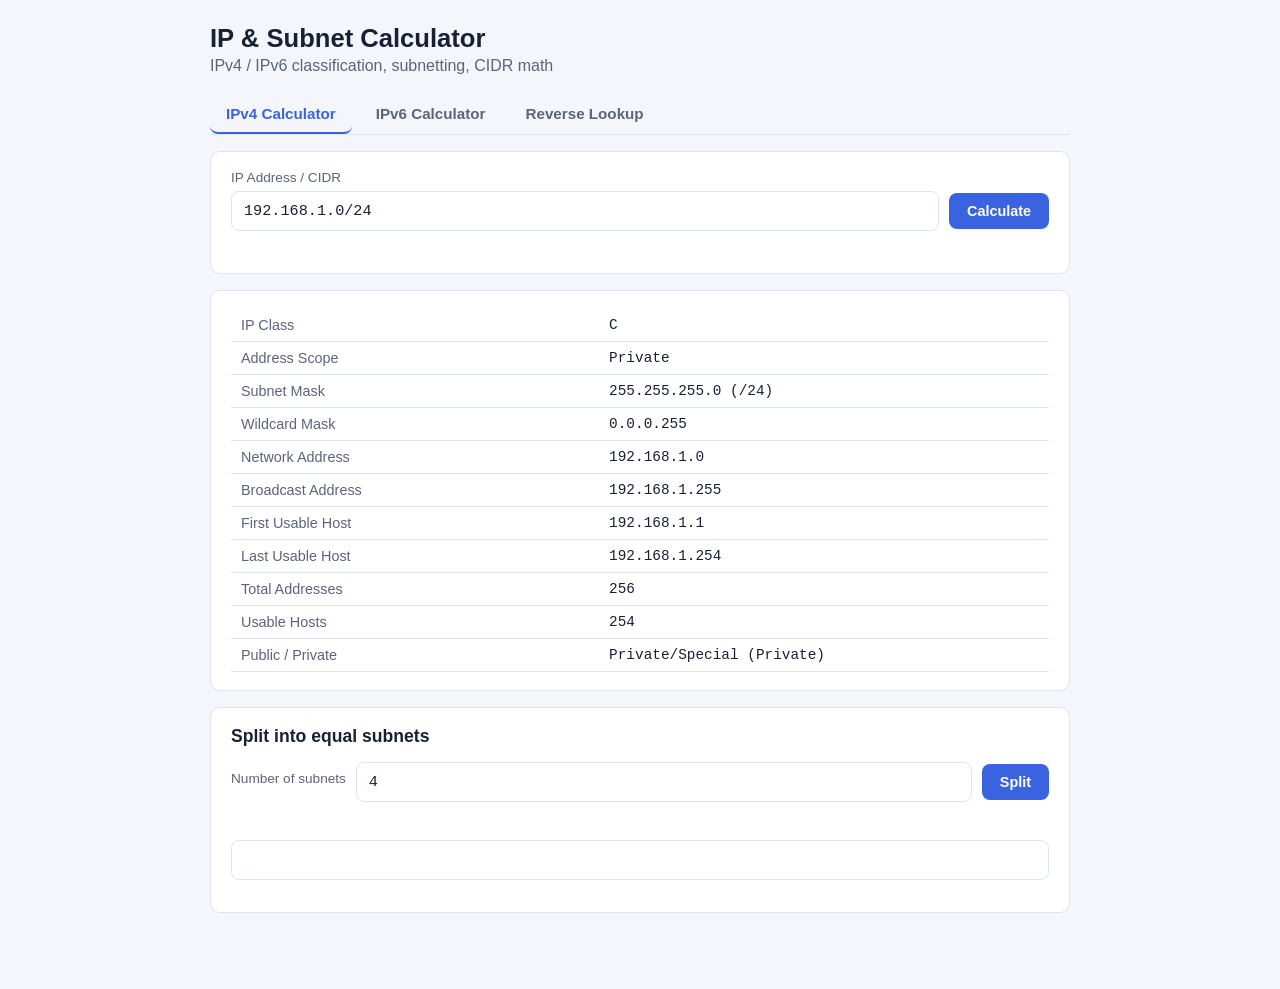
<file: index.html>
<!doctype html>
<html lang="en">
<head>
<meta charset="UTF-8">
<meta name="viewport" content="width=device-width, initial-scale=1.0">
<title>IP / CIDR Subnet Calculator</title>
<link rel="stylesheet" href="style.css">
</head>
<body>
<div class="app">
  <header>
    <h1>IP &amp; Subnet Calculator</h1>
    <p class="subtitle">IPv4 / IPv6 classification, subnetting, CIDR math</p>
  </header>

  <nav class="tabs">
    <button class="tab-btn active" data-tab="ipv4">IPv4 Calculator</button>
    <button class="tab-btn" data-tab="ipv6">IPv6 Calculator</button>
    <button class="tab-btn" data-tab="reverse">Reverse Lookup</button>
  </nav>

  <!-- IPv4 TAB -->
  <section id="ipv4" class="tab-panel active">
    <div class="card">
      <label for="ipv4-input">IP Address / CIDR</label>
      <div class="input-row">
        <input id="ipv4-input" type="text" placeholder="e.g. 192.168.1.0/24" value="192.168.1.0/24">
        <button id="ipv4-calc">Calculate</button>
      </div>
      <p class="error" id="ipv4-error"></p>
    </div>

    <div class="card" id="ipv4-results" hidden>
      <table class="results-table">
        <tbody>
          <tr><th>IP Class</th><td id="r-class"></td></tr>
          <tr><th>Address Scope</th><td id="r-scope"></td></tr>
          <tr><th>Subnet Mask</th><td id="r-mask"></td></tr>
          <tr><th>Wildcard Mask</th><td id="r-wildcard"></td></tr>
          <tr><th>Network Address</th><td id="r-network"></td></tr>
          <tr><th>Broadcast Address</th><td id="r-broadcast"></td></tr>
          <tr><th>First Usable Host</th><td id="r-first"></td></tr>
          <tr><th>Last Usable Host</th><td id="r-last"></td></tr>
          <tr><th>Total Addresses</th><td id="r-total"></td></tr>
          <tr><th>Usable Hosts</th><td id="r-usable"></td></tr>
          <tr><th>Public / Private</th><td id="r-public"></td></tr>
        </tbody>
      </table>
    </div>

    <div class="card" id="ipv4-split-card" hidden>
      <h2>Split into equal subnets</h2>
      <div class="input-row">
        <label for="split-n">Number of subnets</label>
        <input id="split-n" type="number" min="2" value="4">
        <button id="split-calc">Split</button>
      </div>
      <p class="error" id="split-error"></p>
      <div id="split-viz" class="viz-bar" hidden></div>
      <div class="table-scroll">
        <table class="results-table" id="split-table" hidden>
          <thead>
            <tr><th>#</th><th>CIDR</th><th>Network</th><th>Broadcast</th><th>Usable Range</th></tr>
          </thead>
          <tbody id="split-tbody"></tbody>
        </table>
      </div>
    </div>
  </section>

  <!-- IPv6 TAB -->
  <section id="ipv6" class="tab-panel">
    <div class="card">
      <label for="ipv6-input">IPv6 Address / Prefix</label>
      <div class="input-row">
        <input id="ipv6-input" type="text" placeholder="e.g. 2001:db8::/32" value="2001:db8::/32">
        <button id="ipv6-calc">Calculate</button>
      </div>
      <p class="error" id="ipv6-error"></p>
    </div>

    <div class="card" id="ipv6-results" hidden>
      <table class="results-table">
        <tbody>
          <tr><th>Address Scope</th><td id="r6-scope"></td></tr>
          <tr><th>Expanded Address</th><td id="r6-expanded"></td></tr>
          <tr><th>Compressed Address</th><td id="r6-compressed"></td></tr>
          <tr><th>Network (First Address)</th><td id="r6-network"></td></tr>
          <tr><th>Last Address</th><td id="r6-last"></td></tr>
          <tr><th>Prefix Length</th><td id="r6-prefix"></td></tr>
          <tr><th>Total Addresses</th><td id="r6-total"></td></tr>
        </tbody>
      </table>
    </div>
  </section>

  <!-- REVERSE TAB -->
  <section id="reverse" class="tab-panel">
    <div class="card">
      <p class="hint">Enter two IP addresses (both IPv4 or both IPv6) and find the smallest CIDR block that contains both.</p>
      <div class="input-row stacked">
        <label for="rev-ip1">First IP</label>
        <input id="rev-ip1" type="text" placeholder="e.g. 192.168.1.10" value="192.168.1.10">
      </div>
      <div class="input-row stacked">
        <label for="rev-ip2">Second IP</label>
        <input id="rev-ip2" type="text" placeholder="e.g. 192.168.1.200" value="192.168.1.200">
      </div>
      <div class="input-row">
        <button id="rev-calc">Find Smallest CIDR</button>
      </div>
      <p class="error" id="rev-error"></p>
    </div>

    <div class="card" id="rev-results" hidden>
      <table class="results-table">
        <tbody>
          <tr><th>Smallest Containing CIDR</th><td id="rev-cidr"></td></tr>
          <tr><th>Network Address</th><td id="rev-network"></td></tr>
          <tr><th>Total Addresses</th><td id="rev-total"></td></tr>
        </tbody>
      </table>
    </div>
  </section>
</div>

<script src="app.js"></script>
</body>
</html>
</file>
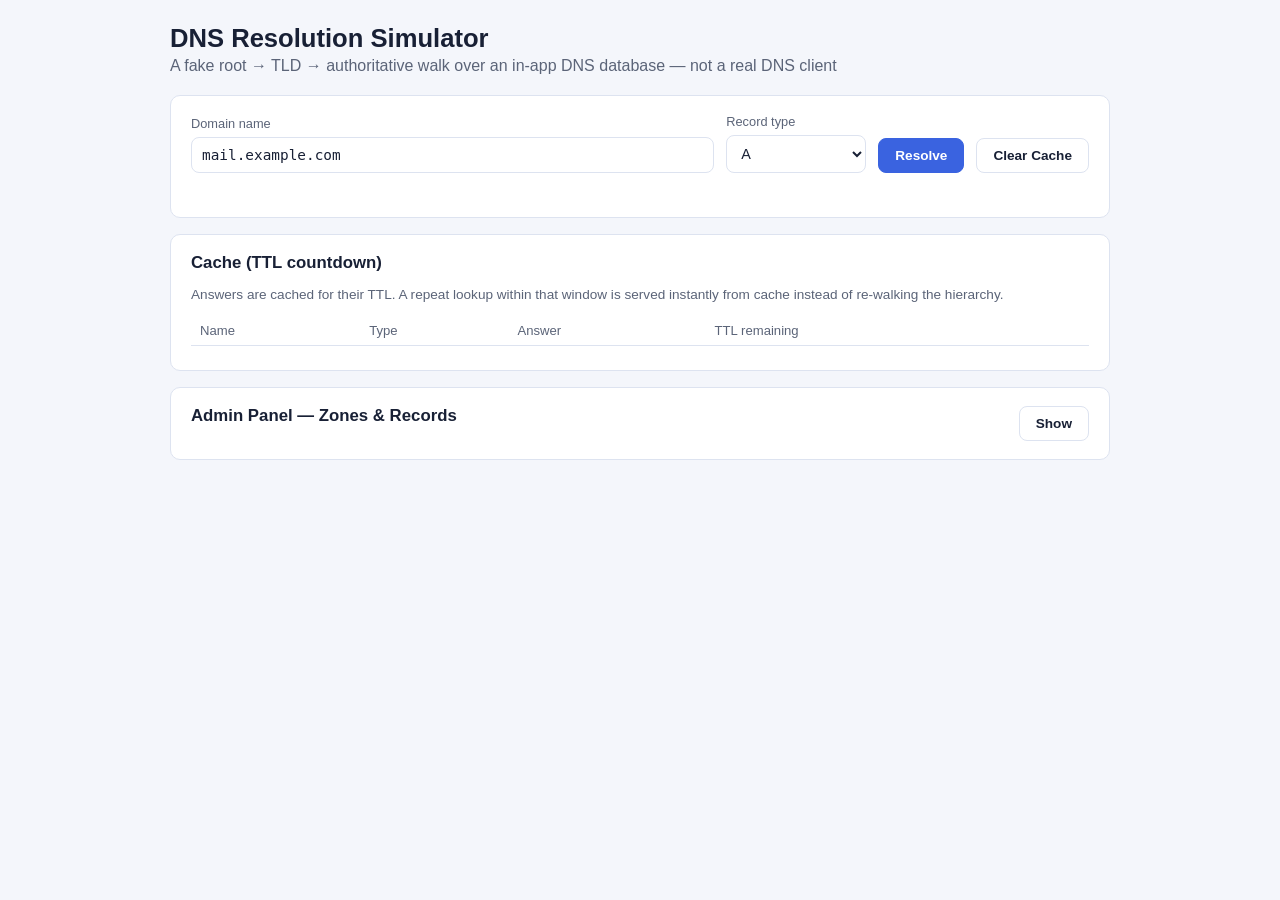
<file: dns-resolver-simulator/index.html>
<!doctype html>
<html lang="en">
<head>
<meta charset="UTF-8">
<meta name="viewport" content="width=device-width, initial-scale=1.0">
<title>DNS Resolution Simulator</title>
<link rel="stylesheet" href="style.css">
</head>
<body>
<div class="app">
  <header>
    <h1>DNS Resolution Simulator</h1>
    <p class="subtitle">A fake root &rarr; TLD &rarr; authoritative walk over an in-app DNS database &mdash; not a real DNS client</p>
  </header>

  <section class="card lookup">
    <div class="control-row">
      <div class="control-group grow">
        <label for="lookup-name">Domain name</label>
        <input id="lookup-name" type="text" value="mail.example.com" placeholder="e.g. mail.example.com">
      </div>
      <div class="control-group">
        <label for="lookup-type">Record type</label>
        <select id="lookup-type">
          <option value="A">A</option>
          <option value="MX">MX</option>
          <option value="CNAME">CNAME</option>
          <option value="TXT">TXT</option>
          <option value="NS">NS</option>
        </select>
      </div>
      <button id="btn-resolve" class="primary">Resolve</button>
      <button id="btn-clear-cache">Clear Cache</button>
    </div>
    <p class="error" id="lookup-error"></p>
  </section>

  <section class="card" id="path-card" hidden>
    <h2>Resolution Path</h2>
    <div class="hops" id="hops"></div>
    <div class="final-answer" id="final-answer" hidden></div>
  </section>

  <section class="card" id="trace-card" hidden>
    <h2>dig +trace style output <span class="badge">SIMULATED</span></h2>
    <pre class="trace-output" id="trace-output"></pre>
  </section>

  <section class="card">
    <h2>Cache (TTL countdown)</h2>
    <p class="hint">Answers are cached for their TTL. A repeat lookup within that window is served instantly from cache instead of re-walking the hierarchy.</p>
    <div class="table-scroll">
      <table class="results-table" id="cache-table">
        <thead><tr><th>Name</th><th>Type</th><th>Answer</th><th>TTL remaining</th><th></th></tr></thead>
        <tbody id="cache-tbody"></tbody>
      </table>
    </div>
  </section>

  <section class="card">
    <div class="admin-header">
      <h2>Admin Panel &mdash; Zones &amp; Records</h2>
      <button id="btn-toggle-admin">Show</button>
    </div>
    <div id="admin-body" hidden>
      <div class="admin-grid">
        <div class="admin-col">
          <h3>Zones</h3>
          <div class="table-scroll">
            <table class="results-table" id="zones-table">
              <thead><tr><th>Zone</th><th># records</th><th></th></tr></thead>
              <tbody id="zones-tbody"></tbody>
            </table>
          </div>

          <h3>Add zone</h3>
          <div class="control-row stacked">
            <label for="new-zone-name">New zone (fully qualified, e.g. net.)</label>
            <input id="new-zone-name" type="text" placeholder="e.g. net. or shop.example.com.">
          </div>
          <div class="control-row stacked">
            <label for="new-zone-parent">Delegating parent zone</label>
            <select id="new-zone-parent"></select>
          </div>
          <div class="control-row stacked">
            <label for="new-zone-ns">Delegated name server hostname</label>
            <input id="new-zone-ns" type="text" placeholder="e.g. ns1.example-dns.net.">
          </div>
          <div class="control-row stacked">
            <label for="new-zone-ttl">Delegation TTL (seconds)</label>
            <input id="new-zone-ttl" type="number" value="86400" min="1">
          </div>
          <button id="btn-add-zone">Create zone</button>
          <p class="error" id="zone-error"></p>
        </div>

        <div class="admin-col">
          <h3>Records</h3>
          <div class="control-row">
            <div class="control-group grow">
              <label for="record-zone-select">Zone</label>
              <select id="record-zone-select"></select>
            </div>
          </div>
          <div class="table-scroll">
            <table class="results-table" id="records-table">
              <thead><tr><th>Name</th><th>Type</th><th>Value</th><th>TTL</th><th></th></tr></thead>
              <tbody id="records-tbody"></tbody>
            </table>
          </div>

          <h3>Add record</h3>
          <div class="control-row">
            <div class="control-group grow">
              <label for="rec-name">Name (fully qualified)</label>
              <input id="rec-name" type="text" placeholder="e.g. mail.example.com.">
            </div>
            <div class="control-group">
              <label for="rec-type">Type</label>
              <select id="rec-type">
                <option value="A">A</option>
                <option value="NS">NS</option>
                <option value="MX">MX</option>
                <option value="CNAME">CNAME</option>
                <option value="TXT">TXT</option>
              </select>
            </div>
          </div>
          <div class="control-row">
            <div class="control-group grow">
              <label for="rec-value">Value</label>
              <input id="rec-value" type="text" placeholder="e.g. 93.184.216.35">
            </div>
            <div class="control-group">
              <label for="rec-ttl">TTL (seconds)</label>
              <input id="rec-ttl" type="number" value="300" min="1">
            </div>
          </div>
          <button id="btn-add-record">Add record</button>
          <p class="error" id="record-error"></p>
        </div>
      </div>

      <div class="control-row" style="margin-top: 16px;">
        <button id="btn-reset-db">Reset database to defaults</button>
      </div>
    </div>
  </section>
</div>

<script src="app.js"></script>
</body>
</html>
</file>
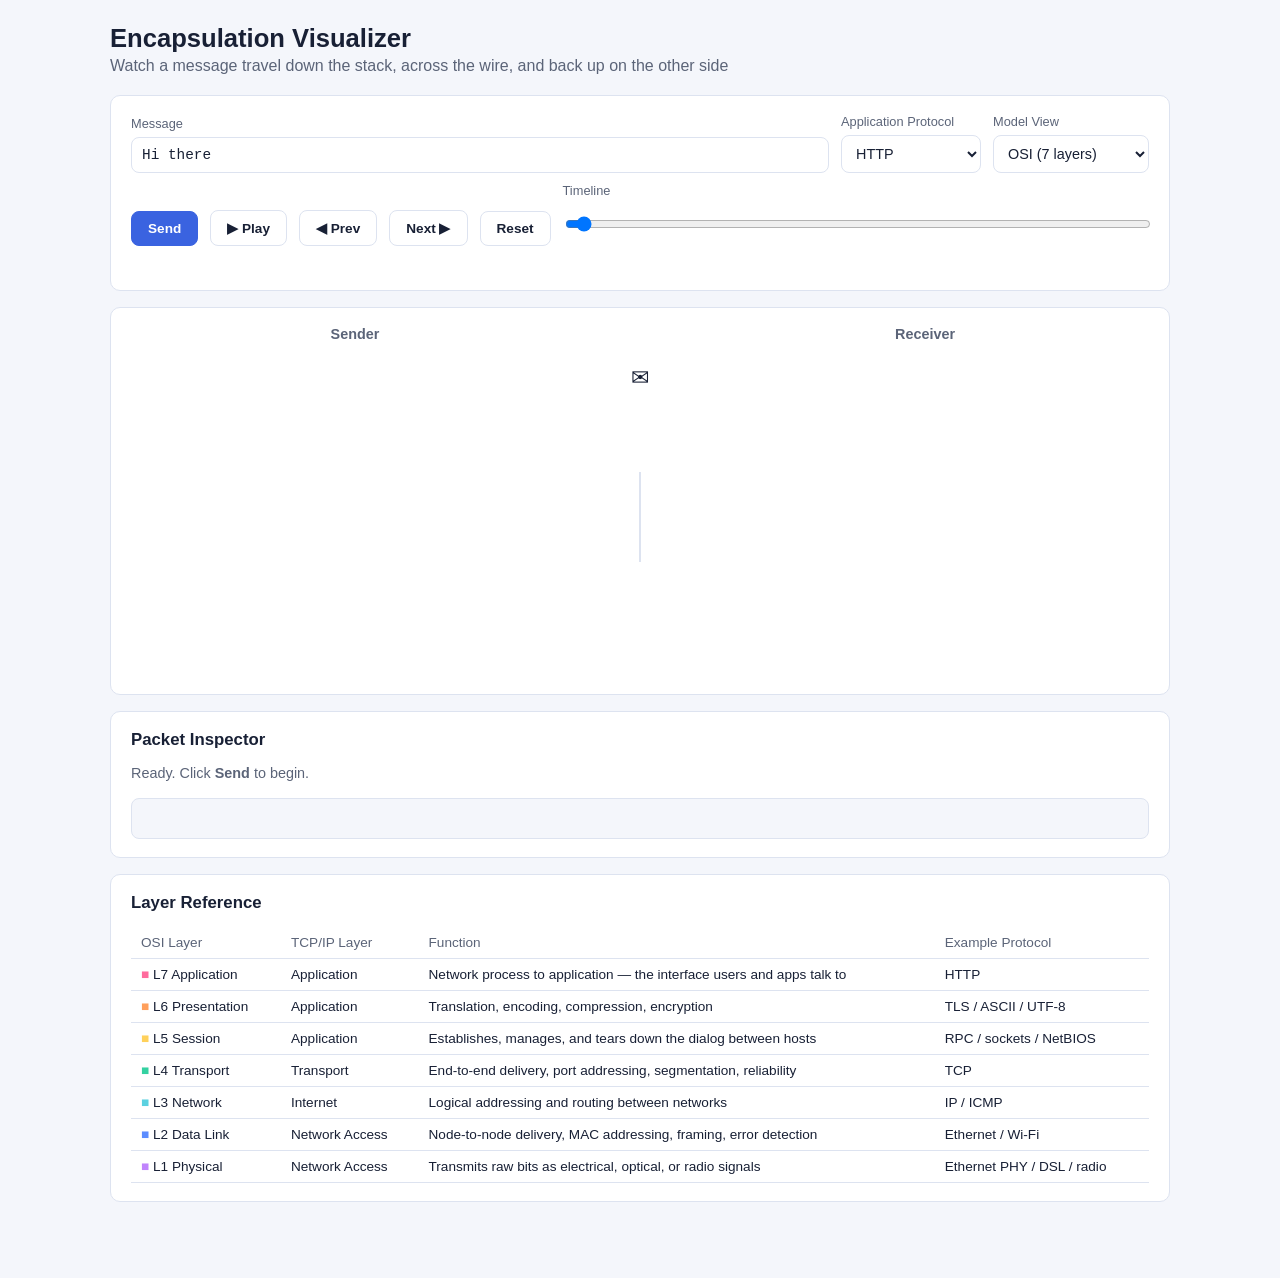
<file: osi-encapsulation/index.html>
<!doctype html>
<html lang="en">
<head>
<meta charset="UTF-8">
<meta name="viewport" content="width=device-width, initial-scale=1.0">
<title>OSI / TCP-IP Encapsulation Visualizer</title>
<link rel="stylesheet" href="style.css">
</head>
<body>
<div class="app">
  <header>
    <h1>Encapsulation Visualizer</h1>
    <p class="subtitle">Watch a message travel down the stack, across the wire, and back up on the other side</p>
  </header>

  <section class="card controls">
    <div class="control-row">
      <div class="control-group grow">
        <label for="msg-input">Message</label>
        <input id="msg-input" type="text" value="Hi there" maxlength="60">
      </div>
      <div class="control-group">
        <label for="protocol-select">Application Protocol</label>
        <select id="protocol-select">
          <option value="HTTP">HTTP</option>
          <option value="DNS">DNS</option>
          <option value="SMTP">SMTP</option>
        </select>
      </div>
      <div class="control-group">
        <label for="model-select">Model View</label>
        <select id="model-select">
          <option value="osi">OSI (7 layers)</option>
          <option value="tcpip">TCP/IP (4 layers)</option>
          <option value="both">Both, side by side</option>
        </select>
      </div>
    </div>
    <div class="control-row">
      <button id="btn-send" class="primary">Send</button>
      <button id="btn-play">▶ Play</button>
      <button id="btn-prev">◀ Prev</button>
      <button id="btn-next">Next ▶</button>
      <button id="btn-reset">Reset</button>
      <div class="scrubber-wrap grow">
        <label for="scrubber">Timeline</label>
        <input id="scrubber" type="range" min="0" max="15" value="0" step="1">
      </div>
    </div>
    <p class="error" id="error-msg"></p>
  </section>

  <section class="card stage">
    <div class="stacks" id="stacks">
      <div class="stack-col" id="col-sender">
        <h2>Sender</h2>
        <div class="stack" id="stack-sender-osi"></div>
        <div class="stack" id="stack-sender-tcpip"></div>
      </div>

      <div class="wire-col">
        <h2>&nbsp;</h2>
        <div class="wire" id="wire">
          <div class="wire-line"></div>
          <div class="packet-bubble" id="packet-bubble">✉</div>
        </div>
      </div>

      <div class="stack-col" id="col-receiver">
        <h2>Receiver</h2>
        <div class="stack" id="stack-receiver-osi"></div>
        <div class="stack" id="stack-receiver-tcpip"></div>
      </div>
    </div>
  </section>

  <section class="card inspector">
    <h2>Packet Inspector</h2>
    <p class="step-description" id="step-description">Ready. Click <strong>Send</strong> to begin.</p>
    <div class="packet-view" id="packet-view"></div>
    <div class="final-message" id="final-message" hidden></div>
  </section>

  <section class="card legend">
    <h2>Layer Reference</h2>
    <div class="table-scroll">
      <table class="results-table" id="legend-table">
        <thead>
          <tr><th>OSI Layer</th><th>TCP/IP Layer</th><th>Function</th><th>Example Protocol</th></tr>
        </thead>
        <tbody id="legend-tbody"></tbody>
      </table>
    </div>
  </section>
</div>

<script src="app.js"></script>
</body>
</html>
</file>
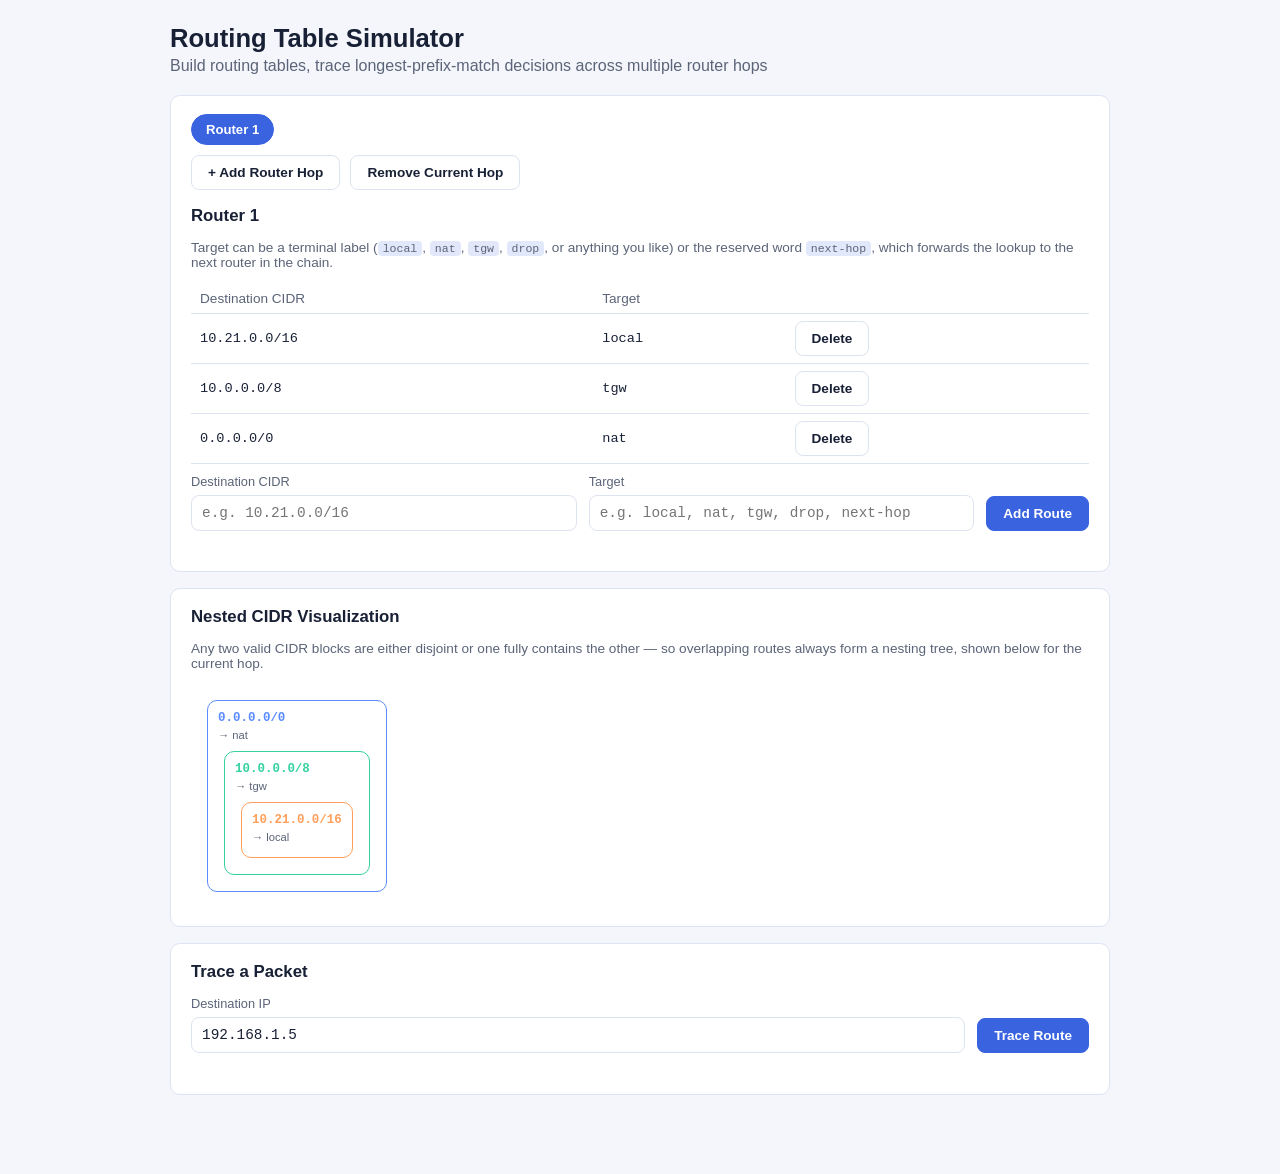
<file: routing-table-simulator/index.html>
<!doctype html>
<html lang="en">
<head>
<meta charset="UTF-8">
<meta name="viewport" content="width=device-width, initial-scale=1.0">
<title>Routing Table &amp; Longest-Prefix-Match Simulator</title>
<link rel="stylesheet" href="style.css">
</head>
<body>
<div class="app">
  <header>
    <h1>Routing Table Simulator</h1>
    <p class="subtitle">Build routing tables, trace longest-prefix-match decisions across multiple router hops</p>
  </header>

  <section class="card">
    <div class="hop-tabs" id="hop-tabs"></div>
    <div class="hop-actions">
      <button id="btn-add-hop">+ Add Router Hop</button>
      <button id="btn-remove-hop">Remove Current Hop</button>
    </div>

    <h2 id="active-hop-title">Router 1</h2>
    <p class="hint">Target can be a terminal label (<code>local</code>, <code>nat</code>, <code>tgw</code>, <code>drop</code>, or anything you like) or the reserved word <code>next-hop</code>, which forwards the lookup to the next router in the chain.</p>

    <div class="table-scroll">
      <table class="results-table" id="routes-table">
        <thead><tr><th>Destination CIDR</th><th>Target</th><th></th></tr></thead>
        <tbody id="routes-tbody"></tbody>
      </table>
    </div>

    <div class="control-row">
      <div class="control-group grow">
        <label for="new-cidr">Destination CIDR</label>
        <input id="new-cidr" type="text" placeholder="e.g. 10.21.0.0/16">
      </div>
      <div class="control-group grow">
        <label for="new-target">Target</label>
        <input id="new-target" type="text" placeholder="e.g. local, nat, tgw, drop, next-hop">
      </div>
      <button id="btn-add-route" class="primary">Add Route</button>
    </div>
    <p class="error" id="route-error"></p>
  </section>

  <section class="card">
    <h2>Nested CIDR Visualization</h2>
    <p class="hint">Any two valid CIDR blocks are either disjoint or one fully contains the other — so overlapping routes always form a nesting tree, shown below for the current hop.</p>
    <div id="viz" class="viz-root"></div>
  </section>

  <section class="card">
    <h2>Trace a Packet</h2>
    <div class="control-row">
      <div class="control-group grow">
        <label for="dest-ip">Destination IP</label>
        <input id="dest-ip" type="text" value="192.168.1.5" placeholder="e.g. 192.168.1.5">
      </div>
      <button id="btn-trace" class="primary">Trace Route</button>
    </div>
    <p class="error" id="trace-error"></p>
  </section>

  <section class="card" id="result-card" hidden>
    <h2>Result</h2>
    <div id="hop-trace"></div>
    <div class="final-answer" id="final-answer"></div>
  </section>
</div>

<script src="app.js"></script>
</body>
</html>
</file>
<file: style.css>
:root {
  color-scheme: light dark;
  --bg: #0f1420;
  --panel: #1a2032;
  --border: #2c3550;
  --text: #e8ecf7;
  --muted: #9aa5c0;
  --accent: #5b8cff;
  --accent-2: #34d1a1;
  --error: #ff6b6b;
}

@media (prefers-color-scheme: light) {
  :root {
    --bg: #f4f6fb;
    --panel: #ffffff;
    --border: #dde3f0;
    --text: #182035;
    --muted: #5b6478;
    --accent: #3a63e0;
    --accent-2: #0f9d70;
    --error: #cc3333;
  }
}

* { box-sizing: border-box; }

body {
  margin: 0;
  font-family: -apple-system, "Segoe UI", Roboto, Helvetica, Arial, sans-serif;
  background: var(--bg);
  color: var(--text);
}

.app {
  max-width: 900px;
  margin: 0 auto;
  padding: 24px 20px 60px;
}

header h1 {
  margin: 0 0 4px;
  font-size: 1.6rem;
}

.subtitle {
  margin: 0 0 20px;
  color: var(--muted);
}

.tabs {
  display: flex;
  gap: 8px;
  margin-bottom: 16px;
  border-bottom: 1px solid var(--border);
}

.tab-btn {
  background: none;
  border: none;
  color: var(--muted);
  padding: 10px 16px;
  font-size: 0.95rem;
  cursor: pointer;
  border-bottom: 2px solid transparent;
}

.tab-btn:hover { color: var(--text); }

.tab-btn.active {
  color: var(--accent);
  border-bottom-color: var(--accent);
}

.tab-panel { display: none; }
.tab-panel.active { display: block; }

.card {
  background: var(--panel);
  border: 1px solid var(--border);
  border-radius: 10px;
  padding: 18px 20px;
  margin-bottom: 16px;
}

.card h2 {
  margin-top: 0;
  font-size: 1.1rem;
}

label {
  display: block;
  font-size: 0.85rem;
  color: var(--muted);
  margin-bottom: 6px;
}

.input-row {
  display: flex;
  gap: 10px;
  align-items: center;
  flex-wrap: wrap;
}

.input-row.stacked {
  flex-direction: column;
  align-items: stretch;
  margin-bottom: 10px;
}

input[type="text"], input[type="number"] {
  flex: 1;
  min-width: 200px;
  padding: 10px 12px;
  border-radius: 8px;
  border: 1px solid var(--border);
  background: transparent;
  color: var(--text);
  font-size: 0.95rem;
  font-family: "SFMono-Regular", Consolas, monospace;
}

input:focus {
  outline: none;
  border-color: var(--accent);
}

button {
  padding: 10px 18px;
  border-radius: 8px;
  border: none;
  background: var(--accent);
  color: white;
  font-weight: 600;
  cursor: pointer;
  font-size: 0.9rem;
}

button:hover { filter: brightness(1.1); }

.error {
  color: var(--error);
  font-size: 0.85rem;
  min-height: 1.2em;
  margin: 8px 0 0;
}

.hint {
  color: var(--muted);
  margin-top: 0;
  font-size: 0.9rem;
}

.results-table {
  width: 100%;
  border-collapse: collapse;
}

.results-table th, .results-table td {
  text-align: left;
  padding: 8px 10px;
  border-bottom: 1px solid var(--border);
  font-size: 0.9rem;
}

.results-table th {
  color: var(--muted);
  font-weight: 500;
  width: 45%;
}

.results-table td {
  font-family: "SFMono-Regular", Consolas, monospace;
}

.table-scroll {
  overflow-x: auto;
}

.viz-bar {
  display: flex;
  width: 100%;
  height: 40px;
  border-radius: 8px;
  overflow: hidden;
  margin: 14px 0;
  border: 1px solid var(--border);
}

.viz-segment {
  flex: 1 1 0;
  display: flex;
  align-items: center;
  justify-content: center;
  font-size: 0.7rem;
  color: white;
  border-right: 1px solid rgba(0,0,0,0.15);
  cursor: default;
  overflow: hidden;
  white-space: nowrap;
}

.viz-segment:last-child { border-right: none; }
</file>
<file: dns-resolver-simulator/style.css>
:root {
  color-scheme: light dark;
  --bg: #0f1420;
  --panel: #1a2032;
  --border: #2c3550;
  --text: #e8ecf7;
  --muted: #9aa5c0;
  --accent: #5b8cff;
  --good: #34d1a1;
  --warn: #ffb85b;
  --error: #ff6b6b;
}

@media (prefers-color-scheme: light) {
  :root {
    --bg: #f4f6fb;
    --panel: #ffffff;
    --border: #dde3f0;
    --text: #182035;
    --muted: #5b6478;
    --accent: #3a63e0;
    --good: #0f9d70;
    --warn: #b3670a;
    --error: #cc3333;
  }
}

* { box-sizing: border-box; }

body {
  margin: 0;
  font-family: -apple-system, "Segoe UI", Roboto, Helvetica, Arial, sans-serif;
  background: var(--bg);
  color: var(--text);
}

.app { max-width: 980px; margin: 0 auto; padding: 24px 20px 60px; }

header h1 { margin: 0 0 4px; font-size: 1.6rem; }
.subtitle { margin: 0 0 20px; color: var(--muted); }

.card {
  background: var(--panel);
  border: 1px solid var(--border);
  border-radius: 10px;
  padding: 18px 20px;
  margin-bottom: 16px;
}

.card h2 { margin-top: 0; font-size: 1.05rem; }
.card h3 { font-size: 0.9rem; color: var(--muted); margin: 14px 0 8px; }

.badge {
  font-size: 0.65rem;
  background: var(--warn);
  color: #1a1200;
  padding: 2px 8px;
  border-radius: 999px;
  vertical-align: middle;
  margin-left: 6px;
}

label { display: block; font-size: 0.8rem; color: var(--muted); margin-bottom: 6px; }

.control-row {
  display: flex;
  gap: 12px;
  align-items: flex-end;
  flex-wrap: wrap;
  margin-bottom: 10px;
}

.control-row.stacked { flex-direction: column; align-items: stretch; }

.control-group { min-width: 140px; }
.control-group.grow { flex: 1; min-width: 220px; }

input[type="text"], input[type="number"], select {
  width: 100%;
  padding: 9px 10px;
  border-radius: 8px;
  border: 1px solid var(--border);
  background: transparent;
  color: var(--text);
  font-size: 0.9rem;
  font-family: inherit;
}

input[type="text"] { font-family: "SFMono-Regular", Consolas, monospace; }

button {
  padding: 9px 16px;
  border-radius: 8px;
  border: 1px solid var(--border);
  background: transparent;
  color: var(--text);
  font-weight: 600;
  cursor: pointer;
  font-size: 0.85rem;
  white-space: nowrap;
}

button.primary { background: var(--accent); color: white; border-color: var(--accent); }
button:hover { filter: brightness(1.1); }

.error { color: var(--error); font-size: 0.85rem; min-height: 1.2em; margin: 6px 0 0; }
.hint { color: var(--muted); font-size: 0.85rem; margin-top: 0; }

.hops {
  display: flex;
  flex-direction: column;
  gap: 8px;
}

.hop {
  border: 1px solid var(--border);
  border-left: 4px solid var(--accent);
  border-radius: 8px;
  padding: 10px 14px;
  font-size: 0.85rem;
}

.hop.referral { border-left-color: var(--accent); }
.hop.answer { border-left-color: var(--good); }
.hop.cname { border-left-color: var(--warn); }
.hop.error-hop { border-left-color: var(--error); }
.hop.cached { border-left-color: var(--good); background: color-mix(in srgb, var(--good) 10%, transparent); }

.hop .hop-title { font-weight: 700; margin-bottom: 2px; }
.hop .hop-detail { color: var(--muted); font-family: "SFMono-Regular", Consolas, monospace; font-size: 0.8rem; }

.final-answer {
  margin-top: 12px;
  padding: 10px 14px;
  border-radius: 8px;
  background: color-mix(in srgb, var(--good) 15%, transparent);
  border: 1px solid var(--good);
  font-size: 0.9rem;
  font-family: "SFMono-Regular", Consolas, monospace;
}

.trace-output {
  background: var(--bg);
  border: 1px solid var(--border);
  border-radius: 8px;
  padding: 14px;
  font-family: "SFMono-Regular", Consolas, monospace;
  font-size: 0.78rem;
  line-height: 1.5;
  overflow-x: auto;
  white-space: pre;
}

.results-table { width: 100%; border-collapse: collapse; }
.results-table th, .results-table td {
  text-align: left;
  padding: 7px 9px;
  border-bottom: 1px solid var(--border);
  font-size: 0.82rem;
}
.results-table th { color: var(--muted); font-weight: 500; }
.results-table td { font-family: "SFMono-Regular", Consolas, monospace; }
.table-scroll { overflow-x: auto; margin-bottom: 6px; }

.admin-header { display: flex; align-items: center; justify-content: space-between; }
.admin-grid {
  display: grid;
  grid-template-columns: 1fr 1fr;
  gap: 24px;
  margin-top: 10px;
}

@media (max-width: 800px) {
  .admin-grid { grid-template-columns: 1fr; }
}

.ttl-bar-wrap {
  background: var(--border);
  border-radius: 4px;
  height: 6px;
  width: 80px;
  overflow: hidden;
  display: inline-block;
  vertical-align: middle;
  margin-right: 6px;
}
.ttl-bar-fill { height: 100%; background: var(--good); }
</file>
<file: osi-encapsulation/style.css>
:root {
  color-scheme: light dark;
  --bg: #0f1420;
  --panel: #1a2032;
  --border: #2c3550;
  --text: #e8ecf7;
  --muted: #9aa5c0;
  --accent: #5b8cff;

  --l7: #ff6b9d;
  --l6: #ff9f5b;
  --l5: #ffd15b;
  --l4: #34d1a1;
  --l3: #5bd1e0;
  --l2: #5b8cff;
  --l1: #c084fc;
}

@media (prefers-color-scheme: light) {
  :root {
    --bg: #f4f6fb;
    --panel: #ffffff;
    --border: #dde3f0;
    --text: #182035;
    --muted: #5b6478;
    --accent: #3a63e0;
  }
}

* { box-sizing: border-box; }

body {
  margin: 0;
  font-family: -apple-system, "Segoe UI", Roboto, Helvetica, Arial, sans-serif;
  background: var(--bg);
  color: var(--text);
}

.app {
  max-width: 1100px;
  margin: 0 auto;
  padding: 24px 20px 60px;
}

header h1 { margin: 0 0 4px; font-size: 1.6rem; }
.subtitle { margin: 0 0 20px; color: var(--muted); }

.card {
  background: var(--panel);
  border: 1px solid var(--border);
  border-radius: 10px;
  padding: 18px 20px;
  margin-bottom: 16px;
}

.card h2 { margin-top: 0; font-size: 1.05rem; }

label {
  display: block;
  font-size: 0.8rem;
  color: var(--muted);
  margin-bottom: 6px;
}

.control-row {
  display: flex;
  gap: 12px;
  align-items: flex-end;
  flex-wrap: wrap;
  margin-bottom: 10px;
}

.control-group { min-width: 140px; }
.control-group.grow, .scrubber-wrap.grow { flex: 1; min-width: 220px; }

input[type="text"], select, input[type="range"] {
  width: 100%;
  padding: 9px 10px;
  border-radius: 8px;
  border: 1px solid var(--border);
  background: transparent;
  color: var(--text);
  font-size: 0.9rem;
  font-family: inherit;
}

input[type="text"] { font-family: "SFMono-Regular", Consolas, monospace; }

button {
  padding: 9px 16px;
  border-radius: 8px;
  border: 1px solid var(--border);
  background: transparent;
  color: var(--text);
  font-weight: 600;
  cursor: pointer;
  font-size: 0.85rem;
}

button.primary {
  background: var(--accent);
  color: white;
  border-color: var(--accent);
}

button:hover { filter: brightness(1.1); }
button:disabled { opacity: 0.5; cursor: not-allowed; }

.error {
  color: #ff6b6b;
  font-size: 0.85rem;
  min-height: 1.2em;
  margin: 6px 0 0;
}

.stacks {
  display: grid;
  grid-template-columns: 1fr auto 1fr;
  gap: 16px;
  align-items: start;
}

.stack-col h2, .wire-col h2 {
  font-size: 0.9rem;
  color: var(--muted);
  text-align: center;
  margin: 0 0 10px;
}

.stack {
  display: flex;
  flex-direction: column;
  gap: 6px;
}

.layer-box {
  border: 1px solid var(--border);
  border-left: 4px solid var(--layer-color, var(--accent));
  border-radius: 8px;
  padding: 8px 10px;
  font-size: 0.78rem;
  transition: transform 0.25s ease, box-shadow 0.25s ease, background 0.25s ease;
  background: transparent;
}

.layer-box .lname { font-weight: 700; }
.layer-box .lfunc { color: var(--muted); font-size: 0.72rem; margin-top: 2px; }
.layer-box .lproto { color: var(--muted); font-size: 0.7rem; font-style: italic; }

.layer-box.active {
  background: color-mix(in srgb, var(--layer-color, var(--accent)) 18%, transparent);
  box-shadow: 0 0 0 2px var(--layer-color, var(--accent));
  transform: scale(1.03);
}

.layer-box.applied {
  opacity: 1;
}

.layer-box.pending {
  opacity: 0.45;
}

.wire-col {
  width: 90px;
  display: flex;
  flex-direction: column;
  align-items: center;
  padding-top: 4px;
}

.wire {
  position: relative;
  width: 100%;
  height: 320px;
  display: flex;
  align-items: center;
  justify-content: center;
}

.wire-line {
  position: absolute;
  top: 50%;
  left: 0;
  right: 0;
  height: 2px;
  background: repeating-linear-gradient(to bottom, var(--border), var(--border) 4px, transparent 4px, transparent 8px);
  transform: rotate(90deg);
}

.packet-bubble {
  position: absolute;
  top: 8px;
  font-size: 1.4rem;
  transition: top 1s ease;
}

.packet-bubble.at-sender { top: 8px; }
.packet-bubble.at-wire { top: 50%; transform: translateY(-50%); }
.packet-bubble.at-receiver { top: calc(100% - 30px); }

.inspector .step-description {
  color: var(--muted);
  font-size: 0.9rem;
  min-height: 1.3em;
}

.packet-view {
  font-family: "SFMono-Regular", Consolas, monospace;
  font-size: 0.85rem;
  line-height: 1.6;
  word-break: break-all;
  background: var(--bg);
  border: 1px solid var(--border);
  border-radius: 8px;
  padding: 12px;
  min-height: 3em;
}

.packet-view .payload {
  color: var(--text);
  font-weight: 600;
}

.final-message {
  margin-top: 12px;
  padding: 10px 14px;
  border-radius: 8px;
  background: color-mix(in srgb, #34d1a1 15%, transparent);
  border: 1px solid #34d1a1;
  font-size: 0.9rem;
}

.results-table {
  width: 100%;
  border-collapse: collapse;
}

.results-table th, .results-table td {
  text-align: left;
  padding: 8px 10px;
  border-bottom: 1px solid var(--border);
  font-size: 0.85rem;
}

.results-table th { color: var(--muted); font-weight: 500; }
.table-scroll { overflow-x: auto; }
</file>
<file: routing-table-simulator/style.css>
:root {
  color-scheme: light dark;
  --bg: #0f1420;
  --panel: #1a2032;
  --border: #2c3550;
  --text: #e8ecf7;
  --muted: #9aa5c0;
  --accent: #5b8cff;
  --good: #34d1a1;
  --warn: #ffb85b;
  --error: #ff6b6b;
}

@media (prefers-color-scheme: light) {
  :root {
    --bg: #f4f6fb;
    --panel: #ffffff;
    --border: #dde3f0;
    --text: #182035;
    --muted: #5b6478;
    --accent: #3a63e0;
    --good: #0f9d70;
    --warn: #b3670a;
    --error: #cc3333;
  }
}

* { box-sizing: border-box; }

body {
  margin: 0;
  font-family: -apple-system, "Segoe UI", Roboto, Helvetica, Arial, sans-serif;
  background: var(--bg);
  color: var(--text);
}

.app { max-width: 980px; margin: 0 auto; padding: 24px 20px 60px; }

header h1 { margin: 0 0 4px; font-size: 1.6rem; }
.subtitle { margin: 0 0 20px; color: var(--muted); }

.card {
  background: var(--panel);
  border: 1px solid var(--border);
  border-radius: 10px;
  padding: 18px 20px;
  margin-bottom: 16px;
}

.card h2 { margin-top: 0; font-size: 1.05rem; }

label { display: block; font-size: 0.8rem; color: var(--muted); margin-bottom: 6px; }

code {
  background: color-mix(in srgb, var(--accent) 15%, transparent);
  padding: 1px 5px;
  border-radius: 4px;
  font-size: 0.85em;
}

.hint { color: var(--muted); font-size: 0.85rem; margin-top: 0; }

.hop-tabs {
  display: flex;
  gap: 8px;
  flex-wrap: wrap;
  margin-bottom: 10px;
}

.hop-tab {
  padding: 7px 14px;
  border-radius: 999px;
  border: 1px solid var(--border);
  background: transparent;
  color: var(--muted);
  cursor: pointer;
  font-size: 0.82rem;
  font-weight: 600;
}

.hop-tab.active { background: var(--accent); border-color: var(--accent); color: white; }

.hop-actions { display: flex; gap: 10px; margin-bottom: 16px; }

.control-row {
  display: flex;
  gap: 12px;
  align-items: flex-end;
  flex-wrap: wrap;
  margin-bottom: 6px;
}

.control-group { min-width: 140px; }
.control-group.grow { flex: 1; min-width: 200px; }

input[type="text"] {
  width: 100%;
  padding: 9px 10px;
  border-radius: 8px;
  border: 1px solid var(--border);
  background: transparent;
  color: var(--text);
  font-size: 0.9rem;
  font-family: "SFMono-Regular", Consolas, monospace;
}

button {
  padding: 9px 16px;
  border-radius: 8px;
  border: 1px solid var(--border);
  background: transparent;
  color: var(--text);
  font-weight: 600;
  cursor: pointer;
  font-size: 0.85rem;
  white-space: nowrap;
}

button.primary { background: var(--accent); color: white; border-color: var(--accent); }
button:hover { filter: brightness(1.1); }

.error { color: var(--error); font-size: 0.85rem; min-height: 1.2em; margin: 6px 0 0; }

.results-table { width: 100%; border-collapse: collapse; }
.results-table th, .results-table td {
  text-align: left;
  padding: 7px 9px;
  border-bottom: 1px solid var(--border);
  font-size: 0.85rem;
}
.results-table th { color: var(--muted); font-weight: 500; }
.results-table td { font-family: "SFMono-Regular", Consolas, monospace; }
.table-scroll { overflow-x: auto; margin-bottom: 10px; }

.viz-root {
  padding: 10px;
  min-height: 80px;
}

.viz-node {
  border: 1px solid var(--border);
  border-radius: 10px;
  padding: 10px;
  margin: 6px;
  display: inline-flex;
  flex-direction: column;
  vertical-align: top;
}

.viz-children {
  display: flex;
  flex-wrap: wrap;
  align-items: flex-start;
}

.viz-label {
  font-family: "SFMono-Regular", Consolas, monospace;
  font-size: 0.78rem;
  font-weight: 700;
  margin-bottom: 4px;
  white-space: nowrap;
}

.viz-target {
  font-size: 0.7rem;
  color: var(--muted);
  margin-bottom: 4px;
}

.hop-block {
  border: 1px solid var(--border);
  border-left: 4px solid var(--accent);
  border-radius: 8px;
  padding: 10px 14px;
  margin-bottom: 10px;
}

.hop-block h3 { margin: 0 0 8px; font-size: 0.9rem; }

.eval-line {
  font-family: "SFMono-Regular", Consolas, monospace;
  font-size: 0.8rem;
  padding: 3px 0;
  color: var(--muted);
}

.eval-line.matched { color: var(--text); }
.eval-line.winner { color: var(--good); font-weight: 700; }

.hop-outcome {
  margin-top: 8px;
  font-size: 0.85rem;
  padding: 8px 10px;
  border-radius: 6px;
  background: color-mix(in srgb, var(--accent) 10%, transparent);
}

.final-answer {
  margin-top: 12px;
  padding: 12px 16px;
  border-radius: 8px;
  font-size: 0.95rem;
  font-weight: 600;
}

.final-answer.ok { background: color-mix(in srgb, var(--good) 15%, transparent); border: 1px solid var(--good); }
.final-answer.drop { background: color-mix(in srgb, var(--error) 15%, transparent); border: 1px solid var(--error); }
</file>
